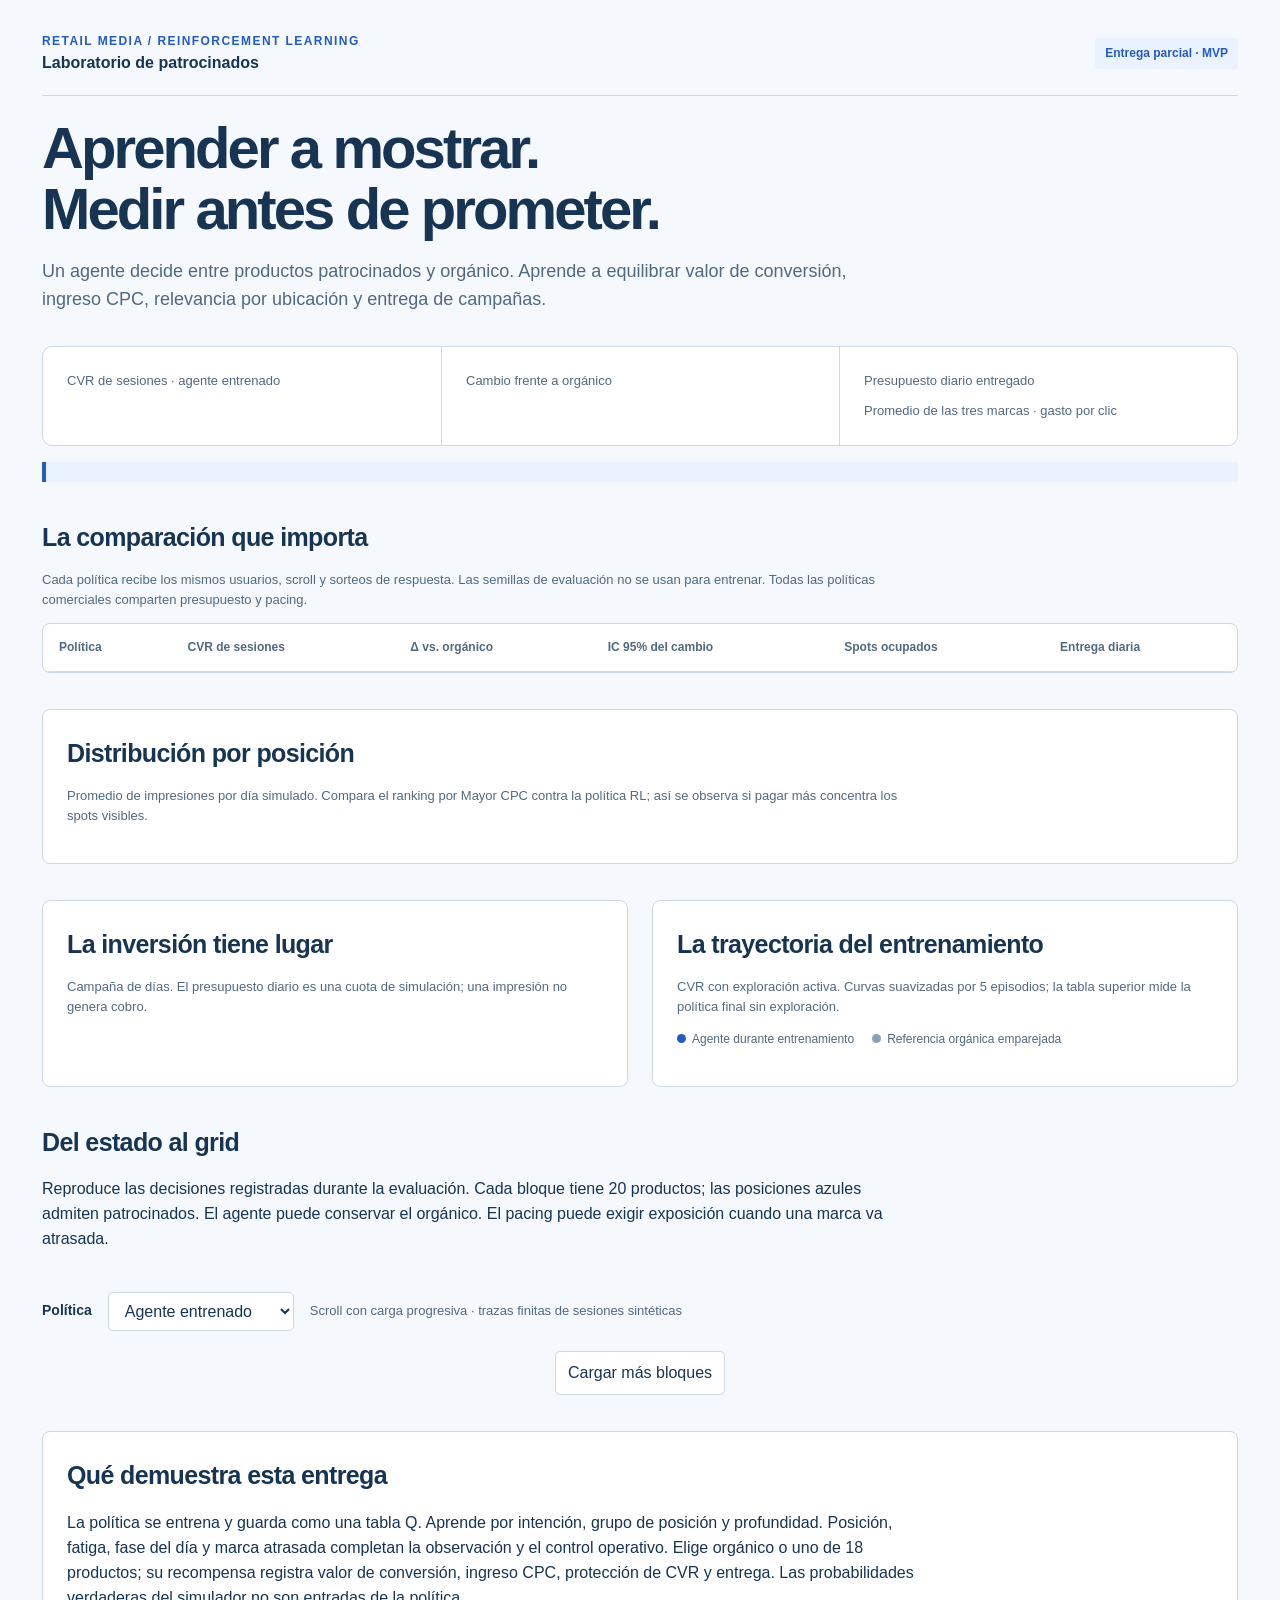
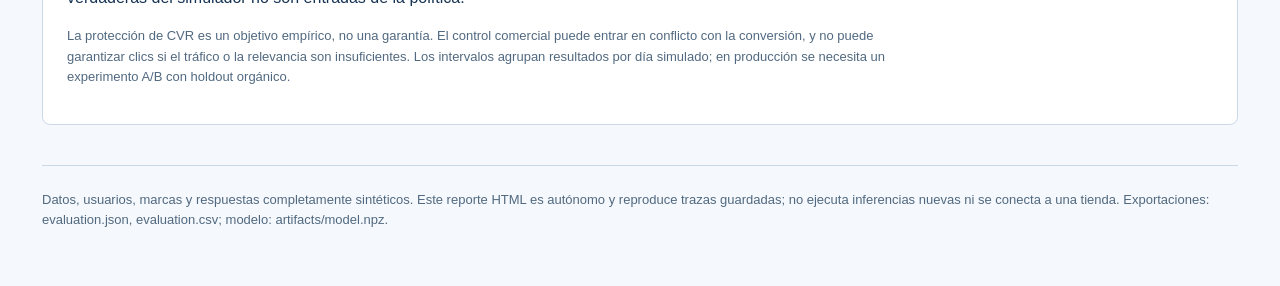
<file: retail_media/report.html>
<!doctype html>
<html lang="es">
<head>
<meta charset="utf-8"><meta name="viewport" content="width=device-width,initial-scale=1">
<title>Retail media · Laboratorio RL</title>
<style>
:root{--ink:#173453;--blue:#245bc2;--pale:#eaf1ff;--paper:#f5f8fc;--line:#cad8e8;--muted:#516980;--orange:#a54514;--good:#14614b;--white:#fff}
*{box-sizing:border-box}body{margin:0;background:var(--paper);color:var(--ink);font:16px/1.55 Avenir,"Segoe UI",sans-serif}main{max-width:1260px;margin:auto;padding:32px}header{display:flex;justify-content:space-between;align-items:center;gap:20px;border-bottom:1px solid var(--line);padding-bottom:20px}.eyebrow{font-size:12px;letter-spacing:.12em;text-transform:uppercase;font-weight:800;color:var(--blue)}h1{font-size:clamp(30px,5vw,58px);letter-spacing:-.05em;line-height:1.05;margin:22px 0 16px;max-width:780px}h2{font-size:25px;letter-spacing:-.025em;margin:0 0 12px}h3{margin:0;font-size:16px}p{max-width:850px}.lead{font-size:18px;color:var(--muted);margin-bottom:32px}.tag{display:inline-block;background:var(--pale);color:var(--blue);border-radius:4px;padding:6px 10px;font-size:12px;font-weight:700}section{margin-top:36px}.metrics{display:grid;grid-template-columns:repeat(3,1fr);border:1px solid var(--line);background:var(--white);border-radius:10px}.metric{padding:24px}.metric+.metric{border-left:1px solid var(--line)}.number{font:600 clamp(26px,4vw,42px)/1.2 "SFMono-Regular",Consolas,monospace;letter-spacing:-.05em;margin:10px 0}.sub{font-size:13px;color:var(--muted)}.status{margin:16px 0;font-size:14px;border-left:4px solid var(--blue);padding:10px 16px;background:var(--pale)}.table-wrap{overflow:auto;border:1px solid var(--line);border-radius:8px;background:white}table{border-collapse:collapse;width:100%;font-size:14px;text-align:left;white-space:nowrap}th,td{padding:14px 16px;border-bottom:1px solid var(--line)}th{font-weight:600;color:var(--muted);font-size:12px}tr.selected{background:var(--pale);font-weight:700}tr:last-child td{border:0}.two{display:grid;grid-template-columns:1fr 1fr;gap:24px}.panel{border:1px solid var(--line);border-radius:8px;padding:24px;background:white}.brand{margin-top:18px}.row{display:flex;align-items:center;justify-content:space-between;gap:12px}.track{height:8px;background:var(--pale);border-radius:3px;overflow:hidden;margin:8px 0}.bar{height:100%;background:var(--blue)}svg.chart{width:100%;height:auto;display:block;margin-top:15px}label{font-size:14px;font-weight:700}select,button{font:inherit;border:1px solid var(--line);background:white;color:var(--ink);border-radius:5px;padding:9px 12px}button{cursor:pointer}button:hover{background:var(--pale)}:focus-visible{outline:3px solid var(--blue);outline-offset:3px}.controls{display:flex;gap:16px;flex-wrap:wrap;align-items:center;margin:20px 0}.spot-map{display:grid;grid-template-columns:repeat(20,1fr);gap:4px;margin:20px 0}.spot-map span{font:12px/32px Consolas,monospace;text-align:center;background:white;border:1px solid var(--line);border-radius:3px}.spot-map .eligible{background:var(--pale);border-color:var(--blue);color:var(--blue);font-weight:800}.block{margin:32px 0}.block-title{display:flex;justify-content:space-between;align-items:baseline;gap:12px;padding-bottom:10px;border-bottom:1px solid var(--line);margin-bottom:16px}.grid{display:grid;grid-template-columns:repeat(5,minmax(0,1fr));gap:12px}.product{background:white;border:1px solid var(--line);padding:14px;border-radius:6px;min-height:152px;position:relative}.product.sponsored{border:2px solid var(--blue);background:#f4f7ff}.product .pos{font:12px Consolas,monospace;color:var(--muted)}.product strong{display:block;font-size:14px;line-height:1.4;margin:15px 0 7px}.sponsor-label{font-size:10px;text-transform:uppercase;color:var(--orange);font-weight:800;letter-spacing:.03em}.events{font-size:12px;color:var(--good);margin-top:8px}.explanation{font-size:13px;color:var(--muted);margin-top:6px}#load{display:block;margin:20px auto}.foot{font-size:13px;color:var(--muted);border-top:1px solid var(--line);padding:24px 0;margin-top:40px}.legend{display:flex;gap:18px;font-size:12px;color:var(--muted);flex-wrap:wrap}.dot{display:inline-block;width:9px;height:9px;border-radius:50%;background:var(--blue);margin-right:6px}.dot.organic{background:#8ca0b8}
@media(max-width:800px){main{padding:20px}.two{grid-template-columns:1fr}.grid{grid-template-columns:repeat(4,minmax(0,1fr))}.metric{padding:16px}.spot-map{gap:2px}.spot-map span{font-size:10px}}
@media(max-width:540px){.grid{grid-template-columns:repeat(2,minmax(0,1fr))}.metrics{grid-template-columns:1fr}.metric+.metric{border-left:0;border-top:1px solid var(--line)}header{align-items:flex-start}.spot-map{grid-template-columns:repeat(10,1fr)}.block-title{display:block}.number{font-size:32px}}
</style>
</head>
<body><main>
<header><div><div class="eyebrow">Retail media / Reinforcement learning</div><strong>Laboratorio de patrocinados</strong></div><span class="tag">Entrega parcial · MVP</span></header>
<h1>Aprender a mostrar.<br>Medir antes de prometer.</h1>
<p class="lead">Un agente decide entre productos patrocinados y orgánico. Aprende a equilibrar valor de conversión, ingreso CPC, relevancia por ubicación y entrega de campañas.</p>
<div class="metrics"><div class="metric"><div class="sub">CVR de sesiones · agente entrenado</div><div class="number" id="cvr"></div><div class="sub" id="population"></div></div><div class="metric"><div class="sub">Cambio frente a orgánico</div><div class="number" id="delta"></div><div class="sub" id="interval"></div></div><div class="metric"><div class="sub">Presupuesto diario entregado</div><div class="number" id="delivery"></div><div class="sub">Promedio de las tres marcas · gasto por clic</div></div></div>
<div class="status" id="verdict"></div>
<section><h2>La comparación que importa</h2><p class="sub">Cada política recibe los mismos usuarios, scroll y sorteos de respuesta. Las semillas de evaluación no se usan para entrenar. Todas las políticas comerciales comparten presupuesto y pacing.</p><div class="table-wrap"><table><thead><tr><th>Política</th><th>CVR de sesiones</th><th>Δ vs. orgánico</th><th>IC 95% del cambio</th><th>Spots ocupados</th><th>Entrega diaria</th></tr></thead><tbody id="comparison"></tbody></table></div></section>
<section class="panel"><h2>Distribución por posición</h2><p class="sub">Promedio de impresiones por día simulado. Compara el ranking por Mayor CPC contra la política RL; así se observa si pagar más concentra los spots visibles.</p><div id="allocation"></div></section>
<section class="two"><div class="panel"><h2>La inversión tiene lugar</h2><p class="sub">Campaña de <span id="days"></span> días. El presupuesto diario es una cuota de simulación; una impresión no genera cobro.</p><div id="brands"></div><p class="sub" id="delivery-status"></p></div><div class="panel"><h2>La trayectoria del entrenamiento</h2><p class="sub">CVR con exploración activa. Curvas suavizadas por 5 episodios; la tabla superior mide la política final sin exploración.</p><div id="curve"></div><div class="legend"><span><i class="dot"></i>Agente durante entrenamiento</span><span><i class="dot organic"></i>Referencia orgánica emparejada</span></div><p class="sub" id="model-info"></p></div></section>
<section><h2>Del estado al grid</h2><p>Reproduce las decisiones registradas durante la evaluación. Cada bloque tiene 20 productos; las posiciones azules admiten patrocinados. El agente puede conservar el orgánico. El pacing puede exigir exposición cuando una marca va atrasada.</p><div id="spots" class="spot-map" aria-label="Posiciones patrocinables"></div><div class="controls"><label for="policy">Política</label><select id="policy"><option value="rl">Agente entrenado</option><option value="untrained">Agente sin entrenar</option><option value="relevance">Relevancia</option><option value="bid">Mayor CPC</option><option value="rotation">Rotación</option><option value="random">Aleatorio</option><option value="organic">Solo orgánico</option></select><span class="sub">Scroll con carga progresiva · trazas finitas de sesiones sintéticas</span></div><div id="grid-stats" class="sub" aria-live="polite"></div><div id="blocks"></div><button id="load" type="button">Cargar más bloques</button><div id="sentinel" aria-hidden="true"></div></section>
<section class="panel"><h2>Qué demuestra esta entrega</h2><p>La política se entrena y guarda como una tabla Q. Aprende por intención, grupo de posición y profundidad. Posición, fatiga, fase del día y marca atrasada completan la observación y el control operativo. Elige orgánico o uno de 18 productos; su recompensa registra valor de conversión, ingreso CPC, protección de CVR y entrega. Las probabilidades verdaderas del simulador no son entradas de la política.</p><p class="sub">La protección de CVR es un objetivo empírico, no una garantía. El control comercial puede entrar en conflicto con la conversión, y no puede garantizar clics si el tráfico o la relevancia son insuficientes. Los intervalos agrupan resultados por día simulado; en producción se necesita un experimento A/B con holdout orgánico.</p></section>
<footer class="foot">Datos, usuarios, marcas y respuestas completamente sintéticos. Este reporte HTML es autónomo y reproduce trazas guardadas; no ejecuta inferencias nuevas ni se conecta a una tienda. Exportaciones: evaluation.json, evaluation.csv; modelo: artifacts/model.npz.</footer>
</main><script type="application/json" id="experiment">__RESULTS__</script><script>
const {result:r,history:h}=JSON.parse(document.getElementById('experiment').textContent);
const $=id=>document.getElementById(id),pct=v=>(v*100).toFixed(2)+'%',pp=v=>(v>=0?'+':'')+(v*100).toFixed(2)+' pp',money=c=>new Intl.NumberFormat('es-GT',{style:'currency',currency:'USD'}).format(c/100),avg=a=>a.reduce((s,v)=>s+v,0)/a.length;
const names={rl:'Q-learning entrenado',untrained:'Q sin entrenar',organic:'Solo orgánico',random:'Aleatorio + pacing',relevance:'Relevancia + pacing',bid:'Mayor CPC',rotation:'Rotación + relevancia'},m=r.policies.rl;
$('cvr').textContent=pct(m.session_cvr);$('delta').textContent=pp(m.delta_cvr);$('delivery').textContent=pct(avg(m.brand_delivery));$('population').textContent=r.sessions_per_policy.toLocaleString('es')+' sesiones · '+r.seeds.length+' días simulados';$('interval').textContent='IC 95%: '+m.delta_cvr_ci95.map(pp).join(' a ');
$('verdict').textContent=m.cvr_ci_pass?'En esta simulación, el intervalo del cambio de CVR queda sobre el umbral configurado. Estos resultados necesitan validación con usuarios reales.':m.cvr_point_pass?'El CVR medio cumple el objetivo, pero el intervalo de confianza todavía admite una pérdida. No se ha demostrado protección de CVR.':'La política pierde CVR en esta simulación. El objetivo de conversión no se cumple; revisa el equilibrio con la entrega de inversión.';
for(const p of Object.keys(r.policies)){const v=r.policies[p],tr=document.createElement('tr');if(p==='rl')tr.className='selected';for(const value of [names[p],pct(v.session_cvr),pp(v.delta_cvr),v.delta_cvr_ci95.map(pp).join(' a '),pct(v.ad_fill_rate),pct(avg(v.brand_delivery))]){const td=document.createElement('td');td.textContent=value;tr.append(td)}$('comparison').append(tr)}
for(const policy of ['bid','rl']){const heading=document.createElement('h3');heading.textContent=names[policy];const wrap=document.createElement('div');wrap.className='table-wrap';const table=document.createElement('table');const head=document.createElement('thead');const headRow=document.createElement('tr');for(const label of ['Marca',...r.config.sponsored_slots.map(String)]){const cell=document.createElement('th');cell.textContent=label;headRow.append(cell)}head.append(headRow);table.append(head);const body=document.createElement('tbody');r.config.brands.forEach((brand,index)=>{const row=document.createElement('tr');for(const value of [brand.name,...r.policies[policy].position_brand_impressions[index].map(value=>value.toFixed(1))]){const cell=document.createElement('td');cell.textContent=value;row.append(cell)}body.append(row)});table.append(body);wrap.append(table);$('allocation').append(heading,wrap)}
$('days').textContent=r.config.campaign_days;
r.config.brands.forEach((b,i)=>{const div=document.createElement('div');div.className='brand';const row=document.createElement('div');row.className='row';const strong=document.createElement('strong');strong.textContent=b.name;const amount=document.createElement('span');amount.textContent=money(m.spend_cents[i])+' / '+money(Math.floor(b.budget_cents/r.config.campaign_days));row.append(strong,amount);const track=document.createElement('div');track.className='track';const bar=document.createElement('div');bar.className='bar';bar.style.width=Math.min(100,m.brand_delivery[i]*100)+'%';track.append(bar);const sub=document.createElement('div');sub.className='sub';sub.textContent='Campaña '+money(b.budget_cents)+' · CPC '+money(b.cpc_cents)+' · entrega '+pct(m.brand_delivery[i])+' · días que alcanzan ≥'+pct(r.config.minimum_delivery)+': '+pct(m.delivery_pass_rate[i]);div.append(row,track,sub);$('brands').append(div)});
$('delivery-status').textContent='El pacing intervino en '+pct(m.pacing_forced_share)+' de las impresiones patrocinadas. Sobregiros observados: '+m.budget_overshoots+'.';
$('model-info').textContent=(r.model_metadata.episodes||0)+' episodios · '+(r.model_metadata.training_sessions_per_episode||0)+' sesiones por episodio · 18 productos + orgánico.';
if(h.length){const smooth=key=>h.map((_,i)=>avg(h.slice(Math.max(0,i-4),i+1).map(v=>v[key]))),a=smooth('session_cvr'),b=smooth('organic_session_cvr'),lo=Math.max(0,Math.min(...a,...b)-.01),hi=Math.max(...a,...b)+.01,x=i=>42+i/Math.max(1,h.length-1)*470,y=v=>170-(v-lo)/(hi-lo)*135,path=values=>values.map((v,i)=>(i?'L':'M')+x(i).toFixed(1)+','+y(v).toFixed(1)).join(' ');$('curve').innerHTML='<svg class="chart" viewBox="0 0 540 210" role="img" aria-label="CVR a través del entrenamiento"><line x1="42" y1="170" x2="512" y2="170" stroke="#cad8e8"/><text x="0" y="40" font-size="11" fill="#516980">'+pct(hi)+'</text><text x="0" y="173" font-size="11" fill="#516980">'+pct(lo)+'</text><path d="'+path(b)+'" fill="none" stroke="#8ca0b8" stroke-width="2"/><path d="'+path(a)+'" fill="none" stroke="#245bc2" stroke-width="2.5"/><text x="42" y="198" font-size="11" fill="#516980">Episodio 1</text><text x="443" y="198" font-size="11" fill="#516980">'+h.length+'</text></svg>'}else{$('curve').textContent='No se adjuntó historial de entrenamiento.'}
for(let i=1;i<=20;i++){const cell=document.createElement('span');cell.textContent=i;if(r.config.sponsored_slots.includes(i))cell.className='eligible';$('spots').append(cell)}
let groups=[],cursor=0;
function renderMore(){const end=Math.min(cursor+2,groups.length);for(;cursor<end;cursor++){const records=groups[cursor],first=records[0],section=document.createElement('article');section.className='block';const heading=document.createElement('div');heading.className='block-title';const title=document.createElement('h3');title.textContent='Sesión '+(first.session+1)+' / bloque '+(first.block+1);const subtitle=document.createElement('span');subtitle.className='sub';subtitle.textContent='Intención: '+r.config.categories[first.segment]+' · '+records.filter(v=>v.action).length+' patrocinados';heading.append(title,subtitle);const grid=document.createElement('div');grid.className='grid';for(let pos=1;pos<=20;pos++){const rec=records.find(v=>v.position===pos),product=rec&&rec.action?r.catalog[rec.action-1]:null,card=document.createElement('div');card.className='product'+(product?' sponsored':'');const position=document.createElement('div');position.className='pos';position.textContent='Spot '+pos+' · #'+(first.block*20+pos);const label=document.createElement('div');label.className=product?'sponsor-label':'sub';label.textContent=product?'Patrocinado':'Orgánico';const name=document.createElement('strong');name.textContent=product?product.name:'Selección de '+r.config.categories[first.segment];card.append(position,label,name);if(rec){const explanation=document.createElement('div');explanation.className='explanation';explanation.textContent=product?(rec.forced_pacing?'Exposición exigida por pacing':'Elegido por la política'):'Se conserva orgánico';card.append(explanation);if(rec.clicked||rec.purchase){const events=document.createElement('div');events.className='events';events.textContent=(rec.purchase?'Compra · ':'Clic · ')+(product?'CPC '+money(rec.cost_cents):'sin cobro');card.append(events)}}grid.append(card)}section.append(heading,grid);$('blocks').append(section)}$('load').hidden=cursor>=groups.length;$('grid-stats').textContent='Mostrando '+cursor+' de '+groups.length+' bloques registrados. Cada sesión nueva reinicia su intención; el presupuesto continúa durante el día.';}
function reset(){const map=new Map();for(const row of r.traces[$('policy').value]){const key=row.session+':'+row.block;if(!map.has(key))map.set(key,[]);map.get(key).push(row)}groups=[...map.values()];cursor=0;$('blocks').replaceChildren();renderMore()}
$('policy').addEventListener('change',reset);$('load').addEventListener('click',renderMore);reset();const observer=new IntersectionObserver(entries=>{if(entries.some(e=>e.isIntersecting)&&cursor<groups.length)renderMore()},{rootMargin:'100px'});observer.observe($('sentinel'));
</script></body></html>
</file>
